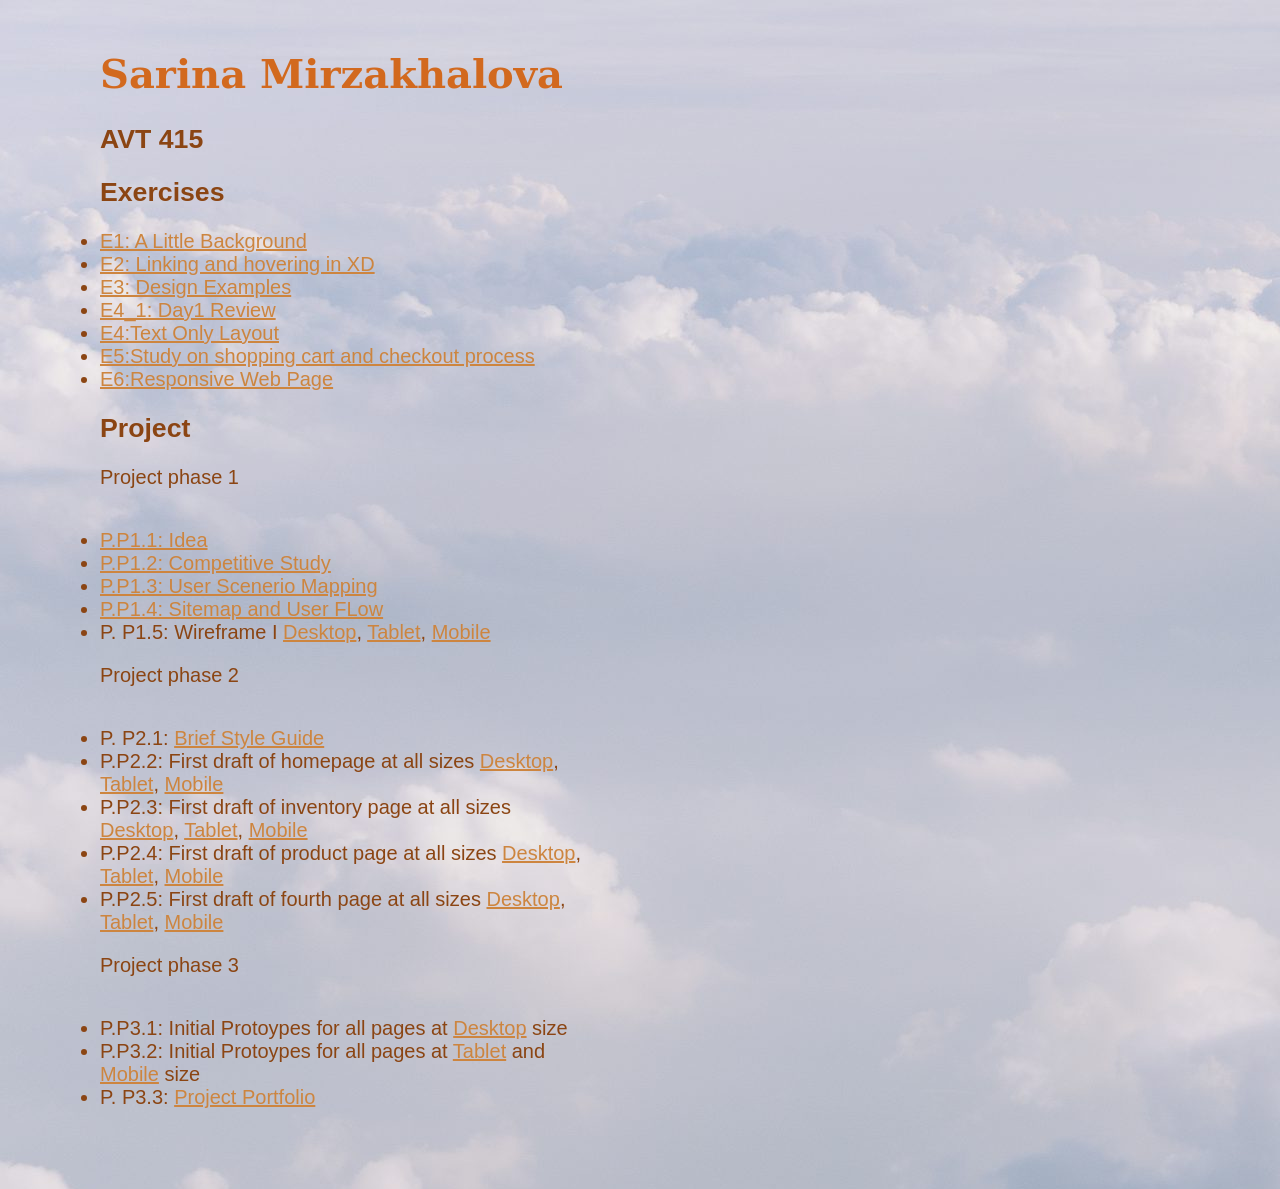
<file: index.html>
<!doctype html>
<html>
<head>
<meta charset="UTF-8">
<meta name="viewport" content="width=device-width, initial-scale=1.0">
<title>Course work of Sarina Mirzakhalova</title>
<link rel="stylesheet" href="css/main.css">
</head>

<body>
<h1>Sarina Mirzakhalova</h1>
	<h2>AVT 415</h2>
		<div class="column"><h2>Exercises</h2>
			<ul>
			<li><a href="https://www.figma.com/proto/55z9IAKQc8yYICQtKzKLbk/EX1%3A-A-little-Background?node-id=0-1&t=mvUl0e4G2EibmqSi-1">E1: A Little Background</a></li>
			<li><a href="https://www.figma.com/proto/55z9IAKQc8yYICQtKzKLbk/EX1%3A-A-little-Background?node-id=0-1&t=mvUl0e4G2EibmqSi-1">E2: Linking and hovering in XD</a></li>
			<li><a href="https://www.figma.com/proto/qfxjdAmHnO0rVjayBDhxvM/Untitled?node-id=3-69&t=vX8h9lLME9ZKpWZN-1">E3: Design Examples</a></li>
			<li><a href="ex/e4/4_1.html">E4_1: Day1 Review</a></li>
			<li><a href="ex/e4/E4.html">E4:Text Only Layout</a></li>
			<li><a href="https://www.figma.com/proto/gKKhkHqxWnitB0nac996xH/E5--Study-on-shopping-cart-and-checkout-process?node-id=0-1&t=HRwKkUTFyDWG8QtL-1">E5:Study on shopping cart and checkout process</a></li>
			<li><a href="ex/e6/for_students/index.html">E6:Responsive Web Page</a></li>
			</ul>
		</div>

	<div class="column">
		<h2>Project</h2>
		
		<dt>Project phase 1</dt>
		<ul>
		<li><a href="file:///Users/sarinamirzakhalova/Downloads/avt415/p_process/ideas.html"> P.P1.1: Idea</a></li>
		<li><a href="https://www.figma.com/proto/L3LksiznMYMKoOGfKOeVKG/P.-P1.2%3A-Competitive-study?node-id=0-1&t=JOqw0WVpDw2Cowyo-1">P.P1.2: Competitive Study</a></li>
		<li><a href="p_process/P. P1.3- User scenario mapping.html"> P.P1.3: User Scenerio Mapping</a></li>
		<li><a href="p_process/P. P1.4_ Sitemap and user flow.pdf"> P.P1.4: Sitemap and User FLow</a></li>
		<li>P. P1.5: Wireframe I <a href="https://www.figma.com/proto/rdkfc0a3aV36nEiPF0NCvT/P.-P1.5%3A-Wireframe-I_Desktop?node-id=0-1&t=HDY5VPdgtcIwZdPb-1">Desktop</a>, <a href="https://www.figma.com/proto/BQflD8p2FytAfXvjmgqZxM/P.-P1.5%3A-Wireframe-_Tablet?node-id=0-1&t=9ZpO4dxLni3parQe-1"> Tablet</a>, <a href="https://www.figma.com/proto/eslPfJ3wpryDjKDw3s0vPU/P.-P1.5%3A-Wireframe-I_mobile?node-id=0-1&t=rzZiYaPD0wKup8A5-1"> Mobile</a> </li>
		</ul>	
		
		<dt>Project phase 2</dt>
		<ul>
		<li> P. P2.1: <a href="https://www.figma.com/proto/tCVmSlKzFL442hwSuEWLmK/P.-P2.1%3A-Brief-style-guide?node-id=0-1&t=w1mD2tTyqXumHFoY-1">Brief Style Guide </a></li>
		<li> P.P2.2: First draft of homepage at all sizes <a href="https://www.figma.com/proto/6c7XyrB07zdBk5xmHrzHW9/Desktop_draft?node-id=0-1&t=6KLeTl88uoOXqXmT-1">Desktop</a>, <a href="https://www.figma.com/proto/WOSmQrDbkVXncy3CLlFYou/tablet-draft?node-id=1-93&t=P5K4DL2gUPlALH8P-1">Tablet</a>, <a href="https://www.figma.com/proto/fmEF1agM22dAA73wUz4W1O/Mobile-Draft?node-id=0-1&t=wnixCiOgDLWndPJf-1">Mobile</a> </li>
		<li> P.P2.3: First draft of inventory page at all sizes <a href="https://www.figma.com/proto/GYFYWr6jEdUJIkbI4QgSHk/Inventory_Desktop?node-id=1-93&t=jKPntH0jm16d4SeX-1">Desktop</a>, <a href="https://www.figma.com/proto/56AAw2OS1tdn5zciuioDaL/Inventory_Tablet?node-id=0-1&t=j6r9m4g60t771ev6-1">Tablet</a>, <a href="https://www.figma.com/proto/1m9m05qWW1hUTYRyIBPPQz/Inventory_mobile?node-id=1-93&t=37513qZKXVd3tiEu-1">Mobile</a> </li>
		<li> P.P2.4: First draft of product page at all sizes <a href="https://www.figma.com/proto/ALMUwNxdRSwtGmSSNGPBeS/Product_desktop?node-id=1-93&t=1EorDIE4di1Odijw-1">Desktop</a>, <a href="https://www.figma.com/proto/OLBOEsmnzBM3adMJ5rf2sg/Product_tablet?node-id=1-93&t=1vmYCKzqO0y9kJsI-1">Tablet</a>, <a href="https://www.figma.com/proto/zKwh3fXBkDEO6hVWNFVwdq/Product_Mobile?node-id=1-93&t=LkdpKhqWADGSiL4p-1">Mobile</a> </li>
		<li> P.P2.5: First draft of fourth page at all sizes <a href="https://www.figma.com/proto/heCow4ltPSQXzQ6kJzjHqs/Fourth_desktop?node-id=0-1&t=8dn1dCgij38v156f-1">Desktop</a>, <a href="https://www.figma.com/proto/un8tHIfvQzbJnYeJ0AZZen/Fourth_Tablet?node-id=1-291&t=UYiTg6e96V89FzC8-1">Tablet</a>, <a href="https://www.figma.com/proto/xmdADEX7yGP1niu7HnH61T/Fourth_Mobile?node-id=0-1&t=BthuSmXLVAJsa1km-1">Mobile</a> </li>
		</ul>	
		
			
		<dt>Project phase 3</dt>
		<ul>
		<li>P.P3.1: Initial Protoypes for all pages at <a href="https://www.figma.com/proto/GYFYWr6jEdUJIkbI4QgSHk/Desktop?node-id=0-1&t=Ti2G7c9Y17WI2r4B-1"> Desktop</a> size</li>
		<li>P.P3.2: Initial Protoypes for all pages at <a href="https://www.figma.com/proto/56AAw2OS1tdn5zciuioDaL/Tablet?node-id=0-1&t=Q0VGvO6yad6GDgyt-1"> Tablet</a> and <a href="https://www.figma.com/proto/1m9m05qWW1hUTYRyIBPPQz/mobile?node-id=0-1&t=vPudQnDxFdK4v84h-1">Mobile</a> size</li>
		<li> P. P3.3: <a href="https://www.figma.com/proto/EwC6YtzFTPNwLIM5KLrOLl/Portfolio?node-id=0-1&t=Uk2Wl9kr5kgQ9Xdf-1">Project Portfolio</a></li>	
	
		</ul>	
		

	</div>
</body>
</html>
</file>
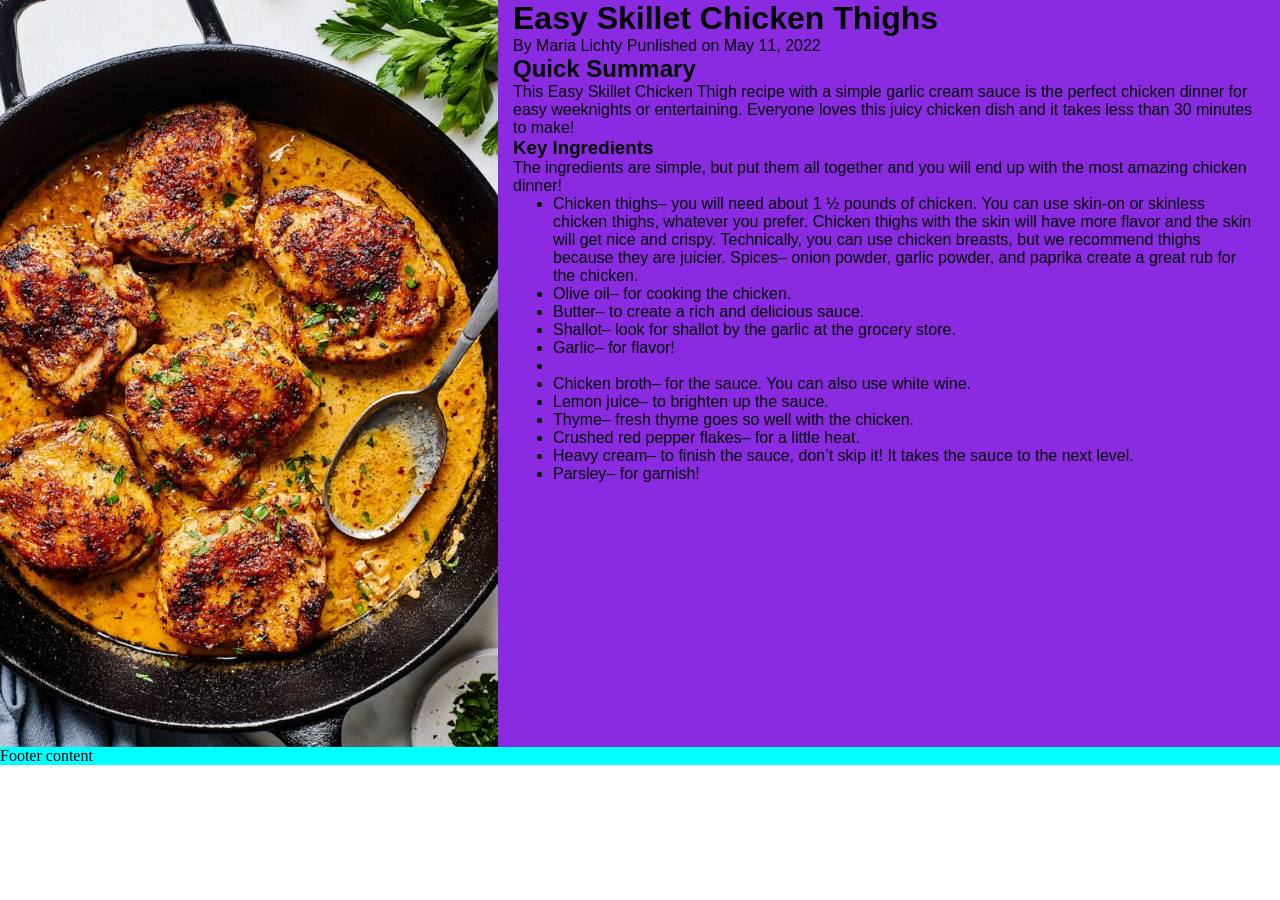
<file: ex/e6/for_students/index.html>
<!doctype html>
<html>
<head>
<meta charset="UTF-8">
<meta>
<meta name="viewport" content="width=device-width, initial-scale=1.0" />
<title>Responive web page</title>
<link rel="stylesheet" href="style.css">
</head>

<body>
	<div id="recipe">
		<img src="Chicken-Thighs-650x975.jpg" alt="Chicken Thighs">
		<div id="summary">
		<h1> Easy Skillet Chicken Thighs</h1>
		<div id="author">By Maria Lichty
			Punlished on May 11, 2022</div>
			

		<h2>Quick Summary</h2>
		<p>This Easy Skillet Chicken Thigh recipe with a simple garlic cream sauce is the perfect chicken dinner for easy weeknights or entertaining. Everyone loves this juicy chicken dish and it takes less than 30 minutes to make!</p>
		<h3>Key Ingredients</h3>
		<p>The ingredients are simple, but put them all together and you will end up with the most amazing chicken dinner!</p>
		<ul>
			<li>Chicken thighs– you will need about 1 ½ pounds of chicken. You can use skin-on or skinless chicken thighs, whatever you prefer. Chicken thighs with the skin will have more flavor and the skin will get nice and crispy. Technically, you can use chicken breasts, but we recommend thighs because they are juicier.
Spices– onion powder, garlic powder, and paprika create a great rub for the chicken.</li>
			<li>Olive oil– for cooking the chicken.</li>
			<li>Butter– to create a rich and delicious sauce.</li>
			<li>Shallot– look for shallot by the garlic at the grocery store.</li>
			<li>Garlic– for flavor!</li>
			<li></li>
				<li>Chicken broth– for the sauce. You can also use white wine.</li>
				<li>Lemon juice– to brighten up the sauce.</li>
				<li>Thyme– fresh thyme goes so well with the chicken.</li>
				<li>Crushed red pepper flakes– for a little heat.</li>
				<li>Heavy cream– to finish the sauce, don’t skip it! It takes the sauce to the next level.</li>
			<li>Parsley– for garnish!</li>
			
			</ul>

		</div>
	</div>
	<footer>
		<p>Footer content</p>
	</footer>

</body>
</html>
</file>
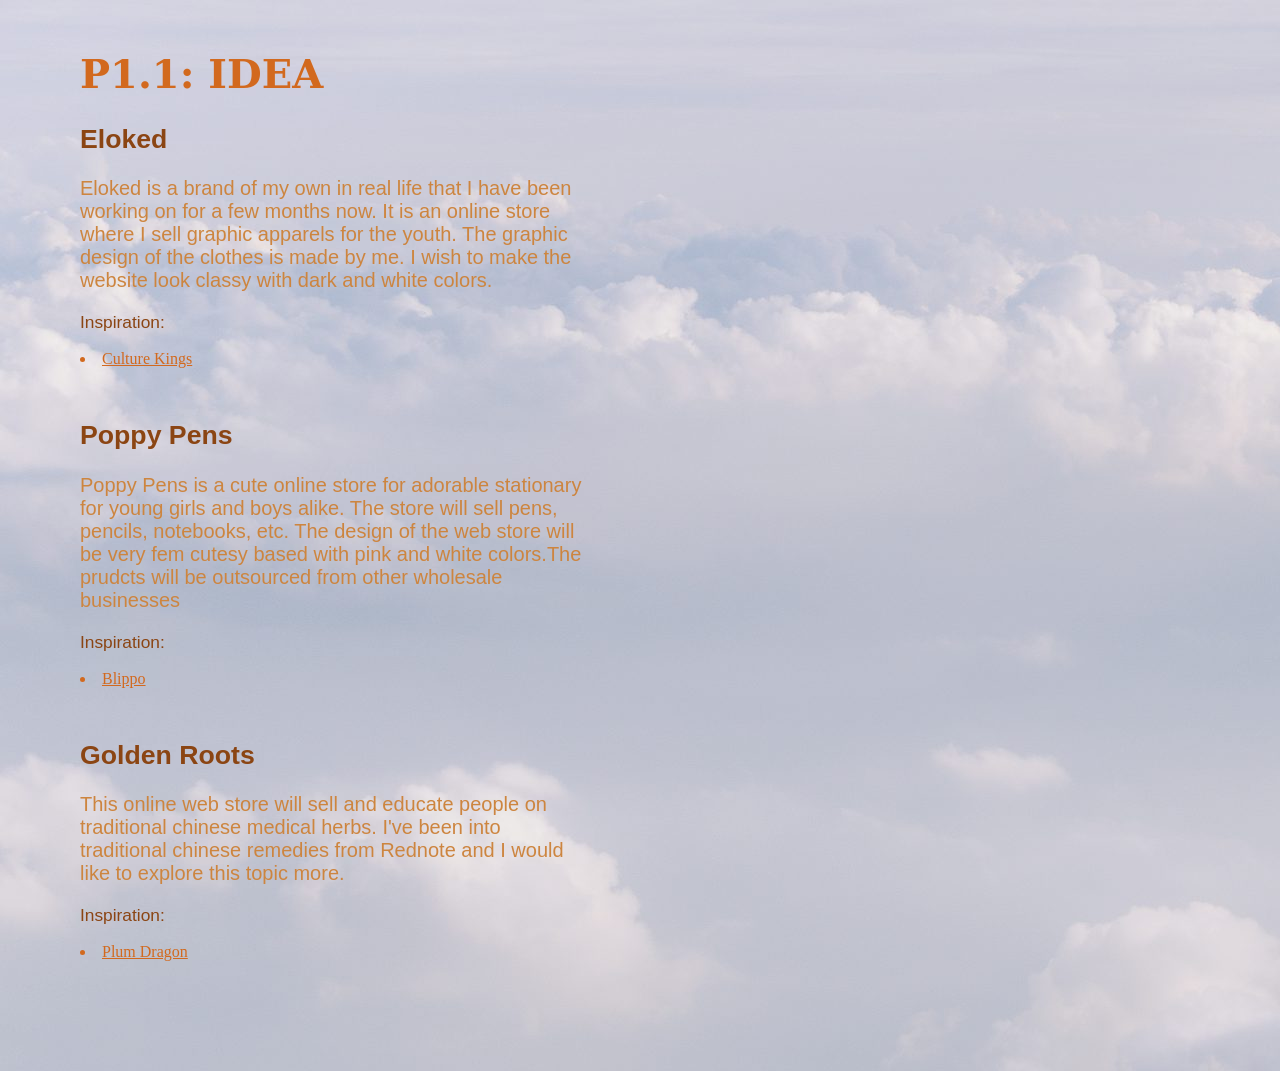
<file: p_process/ideas.html>
<!doctype html>
<html>
<head>
<meta charset="UTF-8">
<title>ideas</title>

<link href="../css/ideas.css" rel="stylesheet" type="text/css">
</head>

<body>
	<h1>P1.1: IDEA</h1>
	<h2>Eloked</h2>
	<p>Eloked is a brand of my own in real life that I have been working on for a few months now. It is an online store where I sell graphic apparels for the youth. The graphic design of the clothes is made by me. I wish to make the website look classy with dark and white colors.</p>
	<h3>Inspiration:</h3><li> <a href="https://www.culturekings.com/products/star-wars-episode-ii-life-vintage-t-shirt-black-acidwash-mens?srsltid=AfmBOoo8f8hX8PMM6YhFyCOkuiumPWVfZv8doRmlwg3TeTWCboA7CLTWTtg">Culture Kings</a></li>
	<h2>Poppy Pens</h2>
	<p>Poppy Pens is a cute online store for adorable stationary for young girls and boys alike. The store will sell pens, pencils, notebooks, etc. The design of the web store will be very fem cutesy based with pink and white colors.The prudcts will be outsourced from other wholesale businesses</p>
	<h3>Inspiration:</h3><li> <a href="https://www.blippo.com/collections/stationery?srsltid=AfmBOooc-lxGEjGhhdMkdgDybG80VstJCowwzsKVB5NWMXTXkEIxaC3P">Blippo</a></li>
	<h2>Golden Roots</h2>
	<p>This online web store will sell and educate people on traditional chinese medical herbs. I've been into traditional chinese remedies from Rednote and I would like to explore this topic more.</p>
	<h3>Inspiration:</h3><li> <a href="https://plumdragonherbs.com/products/da-zao-hong?variant=44462098874605&country=US&currency=USD&utm_medium=product_sync&utm_source=google&utm_content=sag_organic&utm_campaign=sag_organic&utm_source=google&utm_medium=cpc&utm_campaign=_id-18295093897&utm_content=_cid-&utm_term=kw-_mt-_t-&gad_source=1&gclid=Cj0KCQiAkoe9BhDYARIsAH85cDO5Dk9szMy4iLQKR7ocUceIq-EHh1kObu6kYR8bnVLRPbHfihfQJfoaAkAXEALw_wcB">Plum Dragon</a></li>
</body>
</html>
</file>
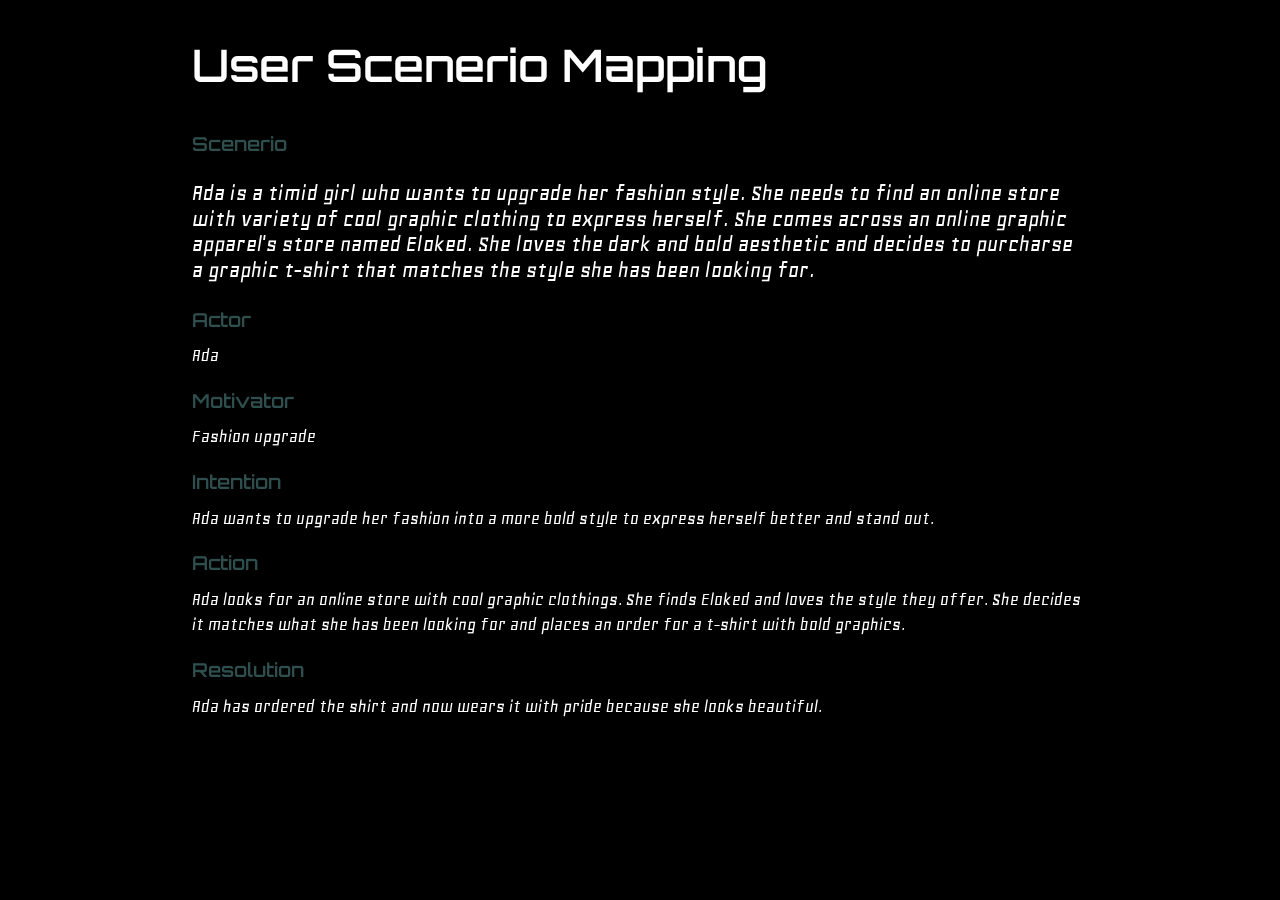
<file: p_process/P. P1.3- User scenario mapping.html>
<!doctype html>
<html>
<head>
<meta charset="UTF-8">
<title>User Scenerio Mapping</title>
<link href="P. P1.3- User scenario mapping.css" rel="stylesheet" type="text/css">
<link rel="preconnect" href="https://fonts.googleapis.com">
<link rel="preconnect" href="https://fonts.gstatic.com" crossorigin>
<link href="https://fonts.googleapis.com/css2?family=Orbitron:wght@400..900&display=swap" rel="stylesheet">
<link rel="preconnect" href="https://fonts.googleapis.com">
<link rel="preconnect" href="https://fonts.gstatic.com" crossorigin>
<link href="https://fonts.googleapis.com/css2?family=Geo:ital@0;1&display=swap" rel="stylesheet">
</head>

<body>
	<h1>User Scenerio Mapping</h1>
	<h2>Scenerio</h2>
	<p>Ada is a timid girl who wants to upgrade her fashion style. She needs to find an online store with variety of cool graphic clothing to express herself. She comes across an online graphic apparel's store named Eloked. She loves the dark and bold aesthetic and decides to purcharse a graphic t-shirt that matches the style she has been looking for. </p>
	
	<dl>
	<dt>Actor</dt>
	<dd>Ada</dd>
		
	<dt>Motivator</dt>
	<dd>Fashion upgrade</dd>
		
	<dt>Intention</dt>
	<dd>Ada wants to upgrade her fashion into a more bold style to express herself better and stand out.</dd>
		
	<dt>Action</dt>
	<dd>Ada looks for an online store with cool graphic clothings. She finds Eloked and loves the style they offer. She decides it matches what she has been looking for and places an order for a t-shirt with bold graphics. </dd>
		
	<dt>Resolution</dt>
	<dd>Ada has ordered the shirt and now wears it with pride because she looks beautiful.</dd>
	</dl>
</body>
</html>
</file>
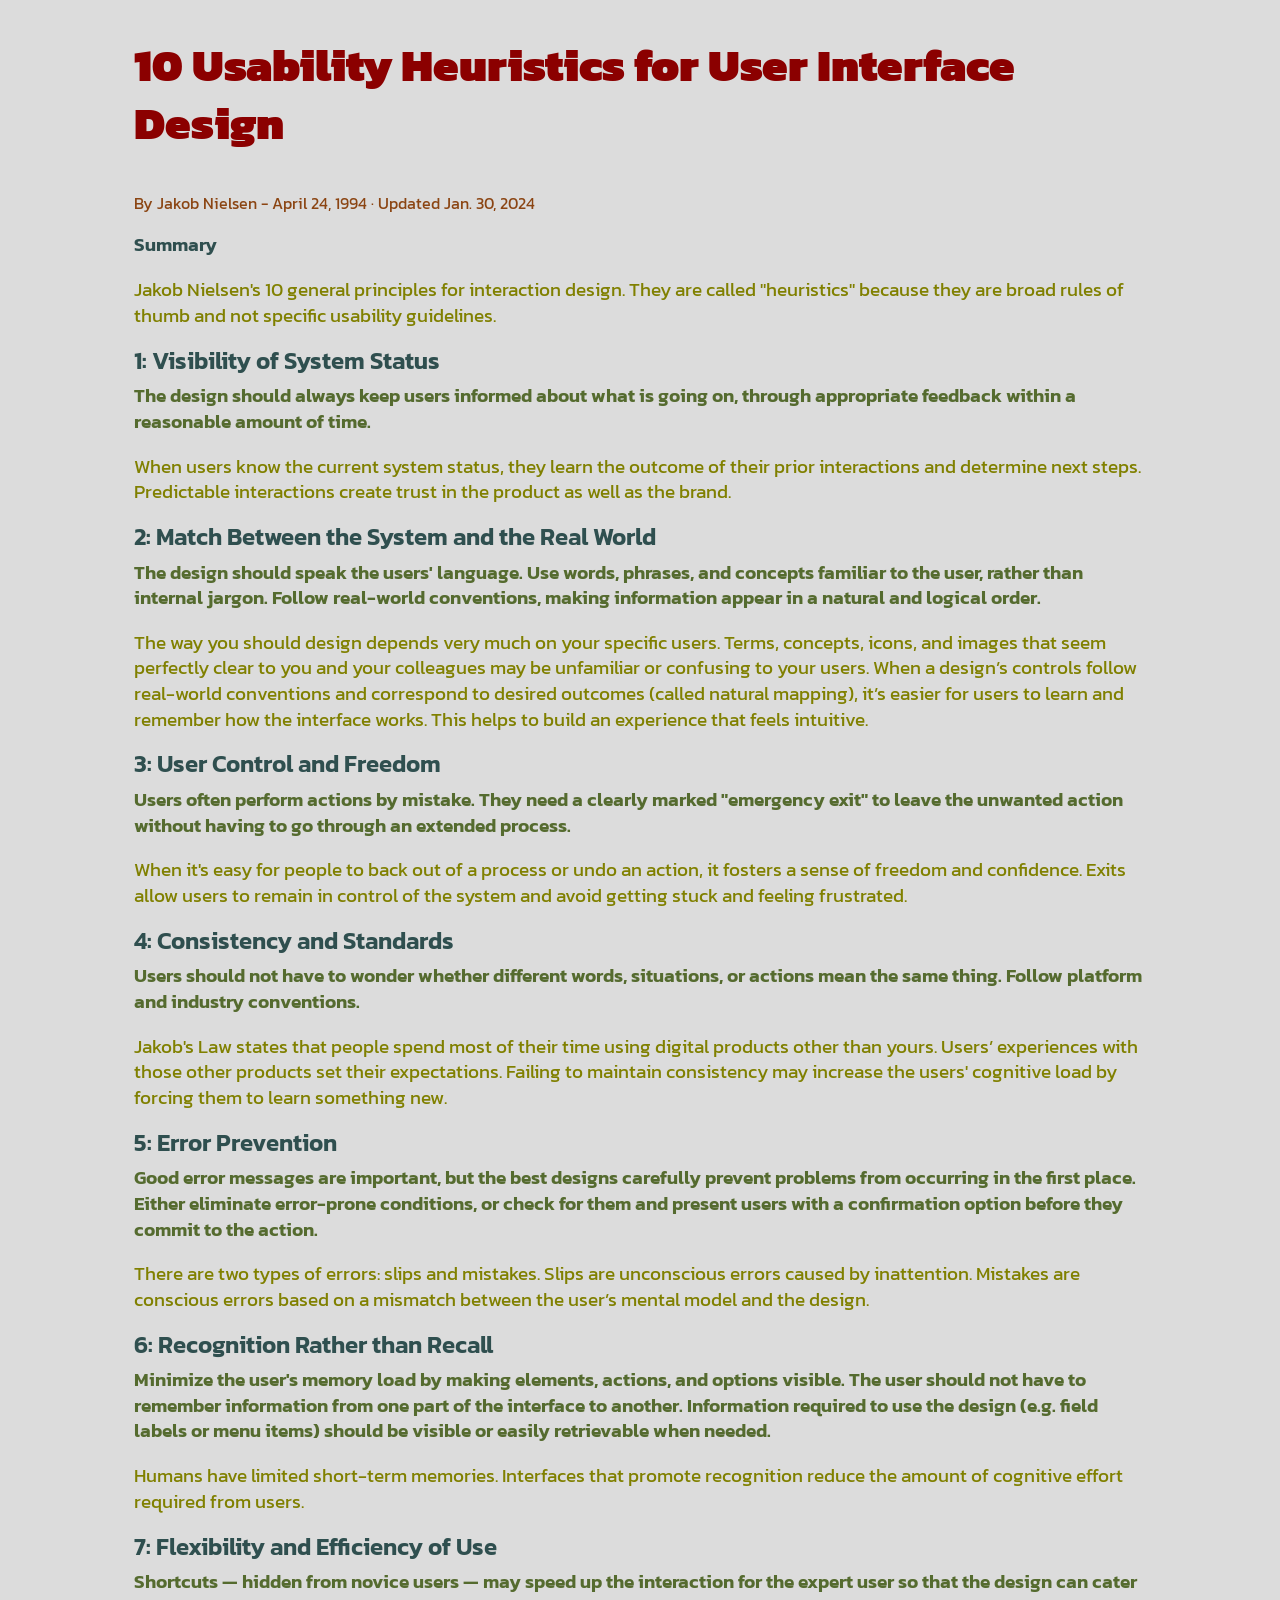
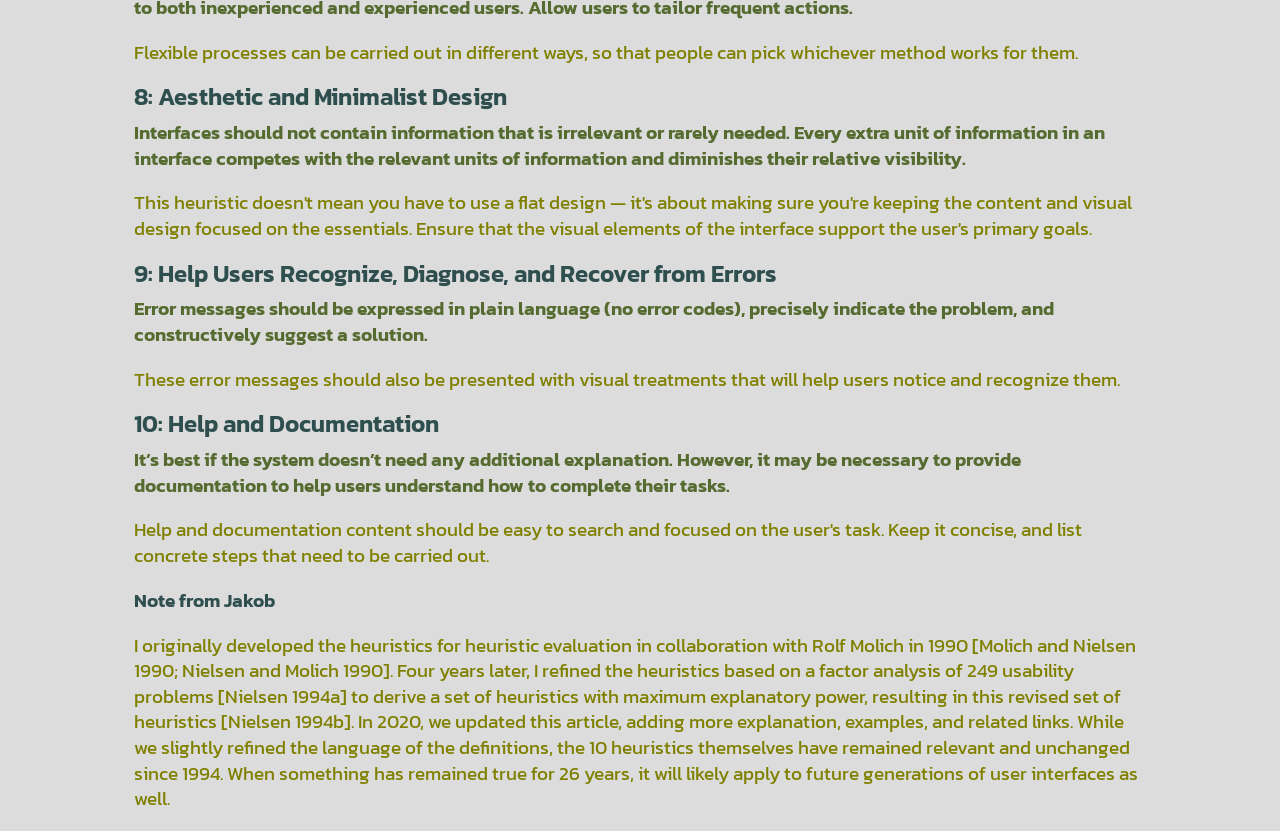
<file: ex/e4/E4.html>
<!doctype html>
<html>
<head>
<meta charset="UTF-8">
<title>E4:Text Only Layout</title>
	<link href="E4.css" rel="stylesheet" type="text/css">
	<link rel="preconnect" href="https://fonts.googleapis.com">
<link rel="preconnect" href="https://fonts.gstatic.com" crossorigin>
<link href="https://fonts.googleapis.com/css2?family=Kanit:wght@400;500;600;700;900&display=swap" rel="stylesheet">
</head>
		
<body>
	<article>
	<h1> 10 Usability Heuristics for User Interface Design</h1>  
		<p Class="author">By Jakob Nielsen - <span class="date">April 24, 1994 · Updated Jan. 30, 2024</span></p>
			<div id="summary">
	
<h2>Summary</h2>
<p>Jakob Nielsen's 10 general principles for interaction design. They are called "heuristics" because they are broad rules of thumb and not specific usability guidelines.</p> </div>
<dl>

 <dt>1: Visibility of System Status</dt>
 <dd>The design should always keep users informed about what is going on, through appropriate feedback within a reasonable amount of time.</dd>
 <p>When users know the current system status, they learn the outcome of their prior interactions and determine next steps. Predictable interactions create trust in the product as well as the brand.</p>

<dt>2: Match Between the System and the Real World</dt>
<dd>The design should speak the users' language. Use words, phrases, and concepts familiar to the user, rather than internal jargon. Follow real-world conventions, making information appear in a natural and logical order.</dd>
<p>The way you should design depends very much on your specific users. Terms, concepts, icons, and images that seem perfectly clear to you and your colleagues may be unfamiliar or confusing to your users. When a design’s controls follow real-world conventions and correspond to desired outcomes (called natural mapping), it’s easier for users to learn and remember how the interface works. This helps to build an experience that feels intuitive.</p>
	
<dt>3: User Control and Freedom</dt>
<dd>Users often perform actions by mistake. They need a clearly marked "emergency exit" to leave the unwanted action without having to go through an extended process.</dd>
<p>When it's easy for people to back out of a process or undo an action, it fosters a sense of freedom and confidence. Exits allow users to remain in control of the system and avoid getting stuck and feeling frustrated.</p>	
	
<dt>4: Consistency and Standards</dt>
<dd>Users should not have to wonder whether different words, situations, or actions mean the same thing. Follow platform and industry conventions.</dd>
<p>Jakob's Law states that people spend most of their time using digital products other than yours. Users’ experiences with those other products set their expectations. Failing to maintain consistency may increase the users' cognitive load by forcing them to learn something new.</p>	
	
<dt>5: Error Prevention</dt>
<dd>Good error messages are important, but the best designs carefully prevent problems from occurring in the first place. Either eliminate error-prone conditions, or check for them and present users with a confirmation option before they commit to the action.</dd>
<p>There are two types of errors: slips and mistakes. Slips are unconscious errors caused by inattention. Mistakes are conscious errors based on a mismatch between the user’s mental model and the design.</p>	
	
<dt>6: Recognition Rather than Recall</dt>
<dd>Minimize the user's memory load by making elements, actions, and options visible. The user should not have to remember information from one part of the interface to another. Information required to use the design (e.g. field labels or menu items) should be visible or easily retrievable when needed.</dd>
<p>Humans have limited short-term memories. Interfaces that promote recognition reduce the amount of cognitive effort required from users.</p>	
	
<dt>7: Flexibility and Efficiency of Use</dt>
<dd>Shortcuts — hidden from novice users — may speed up the interaction for the expert user so that the design can cater to both inexperienced and experienced users. Allow users to tailor frequent actions.</dd>
<p>Flexible processes can be carried out in different ways, so that people can pick whichever method works for them.</p>
	
<dt>8: Aesthetic and Minimalist Design</dt>
<dd>Interfaces should not contain information that is irrelevant or rarely needed. Every extra unit of information in an interface competes with the relevant units of information and diminishes their relative visibility.</dd>
<p>This heuristic doesn't mean you have to use a flat design — it's about making sure you're keeping the content and visual design focused on the essentials. Ensure that the visual elements of the interface support the user's primary goals.</p>
	
<dt>9: Help Users Recognize, Diagnose, and Recover from Errors</dt>
<dd>Error messages should be expressed in plain language (no error codes), precisely indicate the problem, and constructively suggest a solution.</dd>
<p>These error messages should also be presented with visual treatments that will help users notice and recognize them.</p>
	
<dt>10: Help and Documentation</dt>
<dd>It’s best if the system doesn’t need any additional explanation. However, it may be necessary to provide documentation to help users understand how to complete their tasks.</dd>
<p>Help and documentation content should be easy to search and focused on the user's task. Keep it concise, and list concrete steps that need to be carried out.</p>

	
	
<h2>Note from Jakob</h2>

<p>I originally developed the heuristics for heuristic evaluation in collaboration with Rolf Molich in 1990 [Molich and Nielsen 1990; Nielsen and Molich 1990]. Four years later, I refined the heuristics based on a factor analysis of 249 usability problems [Nielsen 1994a] to derive a set of heuristics with maximum explanatory power, resulting in this revised set of heuristics [Nielsen 1994b].

In 2020, we updated this article, adding more explanation, examples, and related links. While we slightly refined the language of the definitions, the 10 heuristics themselves have remained relevant and unchanged since 1994. When something has remained true for 26 years, it will likely apply to future generations of user interfaces as well.</p>
	
</dl>
				
</article>
</body>
</html>
</file>
<file: css/main.css>
@charset "UTF-8";
/* CSS Document */
body {
	  margin: 80px;
	  margin-top: 50px;
	  width: 40%;
}
	
body {background-image:url("../clouds.jpeg")
}


h1 {padding-left: 20px;
font-family: Constantia, "Lucida Bright", "DejaVu Serif", Georgia, "serif";
font-size: 30pt;
color:chocolate;
}


h2 {padding-left: 20px;
color:saddlebrown;
font-family: "Gill Sans", "Gill Sans MT", "Myriad Pro", "DejaVu Sans Condensed", Helvetica, Arial, "sans-serif";
font-size: 20pt;
font-weight: 600;}




ul {padding-left: 20px;
	font-family: "Gill Sans", "Gill Sans MT", "Myriad Pro", "DejaVu Sans Condensed", Helvetica, Arial, "sans-serif";
font-size: 15pt;
color:saddlebrown;
font-weight: 400;}

dl {padding-left: 20px;
	font-family: "Gill Sans", "Gill Sans MT", "Myriad Pro", "DejaVu Sans Condensed", Helvetica, Arial, "sans-serif";
font-size: 15pt;
color:saddlebrown;
font-weight: 400;}

dt {padding-left: 20px;
	padding-bottom: 20px;
	font-family: "Gill Sans", "Gill Sans MT", "Myriad Pro", "DejaVu Sans Condensed", Helvetica, Arial, "sans-serif";
font-size: 15pt;
color:saddlebrown;
font-weight: 500;}

a {color:peru;}
</file>
<file: ex/e6/for_students/style.css>
@charset "UTF-8";
/* CSS Document */
* {
  margin: 0;
  box-sizing: border-box;
}
html, body {
  height: 100%;
  margin: 0;
}
body {
	max-inline-size: 1440px;
	margin-inline: auto;
}
#fullheight {
}	
#recipe {
	font-family: "Gill Sans", "Gill Sans MT", "Myriad Pro", "DejaVu Sans Condensed", Helvetica, Arial, "sans-serif";
}

img { 
	width:100%;
	height:auto;
}

footer {
	background-color: aqua;
}

/* Small devices (portrait tablets and large phones, 480px and up) */
@media only screen and (min-width: 480px) {
  #recipe {background: green;
	display: grid;
	grid-template-columns: 1fr;
	
	}
}

/* Medium devices (landscape tablets, 768px and up) */
@media only screen and (min-width: 768px) {
  #recipe {background: blue;
	display: grid;
	grid-template-columns: 1fr 1fr;
	}
} 

/* Medium devices (landscape tablets, 1200px and up) */
@media only screen and (min-width:1220px){
	body{ height: 100%;}
	
	#recipe {
		background-color: blueviolet;
		display:grid; 
		grid-template-columns: 1fr 1.5fr;
		gap: 15px;
		padding-right: 20px;
		
	}
}
</file>
<file: css/ideas.css>
@charset "UTF-8";
/* CSS Document */
body {
	  margin: 80px;
	  margin-top: 50px;
	  width: 40%;
}
	
body {background-image:url("../../clouds.jpeg")
}




h1 {font-family: Constantia, "Lucida Bright", "DejaVu Serif", Georgia, "serif";
	
	font-size: 30pt;
	color:chocolate;
	
}
h2 {font-family:"Gill Sans", "Gill Sans MT", "Myriad Pro", "DejaVu Sans Condensed", Helvetica, Arial, "sans-serif";
	font-size: 20pt;
	font-weight:600;
	color:saddlebrown;
}
h3 {font-family: "Gill Sans", "Gill Sans MT", "Myriad Pro", "DejaVu Sans Condensed", Helvetica, Arial, "sans-serif";
	font-size: 13pt;
	font-weight:400;
	color:saddlebrown;


}
a { color:chocolate;
}
li {padding-bottom: 30px;
	color:chocolate;
}
p {font-size: 15pt;
	font-family:"Gill Sans", "Gill Sans MT", "Myriad Pro", "DejaVu Sans Condensed", Helvetica, Arial, "sans-serif";
	color:peru;

}
</file>
<file: p_process/P. P1.3- User scenario mapping.css>
@charset "UTF-8";
/* CSS Document */

body {
	background-color:black;
	font-size: 100%;
	line-height: 1.6em;
	width: 70%;
	margin: 0 auto;
}

h1{
	font-weight: 200;
	color:black;
	font-size: 2.8em;
	line-height: 1.6em;
	font-family: "Orbitron", serif;
  	font-optical-sizing: auto;
 	font-weight: 600;
  	font-style: normal;
	color:white;
	
}

h2 { font-size: 1.2em;
	font-family: "Kanit", serif;
    font-weight: 600;
    font-style: normal;
	color:darkslategrey;
	font-family: "Orbitron", serif;
  	font-optical-sizing: auto;
 	font-weight: 600;
  	font-style: normal;
	
}

p{  margin-left:0;
	font-size: 1.5em;
	font-family: "Geo", serif;
  	font-weight: 400;
  	font-style: normal;
	color:white;
	
}

dt {padding-bottom: 10px;
	font-size: 1.2em;
	font-family: "Atkinson Hyperlegible Next", serif;
  	font-optical-sizing: auto;
    font-style: normal;
	font-family: "Orbitron", serif;
  	font-optical-sizing: auto;
 	font-weight: 600;
  	font-style: normal;
	color:darkslategrey;
	
}

dd{margin-left:0;
	padding-bottom: 20px;
	font-size: 1.2em;
	font-family: "Geo", serif;
  	font-weight: 400;
  	font-style: normal;
	color:white;
	
}
</file>
<file: ex/e4/E4.css>
@charset "UTF-8";
/* CSS Document */
body {
	background-color:gainsboro;
	font-size: 100%;
	line-height: 1.6em;
	font-family: Georgia, "serif";
}

article{
	width: 80%;
	margin: 0 auto;
} 

h1 {
	color:darkred;
	font-size: 2.8em;
	line-height: 1.3em;
	font-family: "Kanit", serif;
    font-weight: 900;
    font-style: normal;
}

h2 {
	font-size: 1.2em;
	font-family: "Kanit", serif;
    font-weight: 600;
    font-style: normal;
	color:darkslategrey;
}
p { 
	font-size: 1.2em;
	font-family: "Kanit", serif;
    font-weight: 400;
    font-style: normal;
	color:olive;

}


dt{
	padding-bottom: 10px;
	font-size: 1.5em;
  	font-optical-sizing: auto;
	font-family: "Kanit", serif;
    font-weight: 600;
    font-style: normal;
	color:darkslategrey;
}

dd{
	margin-left:0;
	font-size: 1.2em;
	font-family: "Kanit", serif;
    font-weight: 600;
    font-style: normal;
	color:darkolivegreen;
}

.author{
	font-size: 1em;
	color:saddlebrown;
}

.date {
	color:saddlebrown;
}

.summary {
	font-family: "Kanit", serif;
    font-weight: 600;
    font-style: normal;
}
</file>
